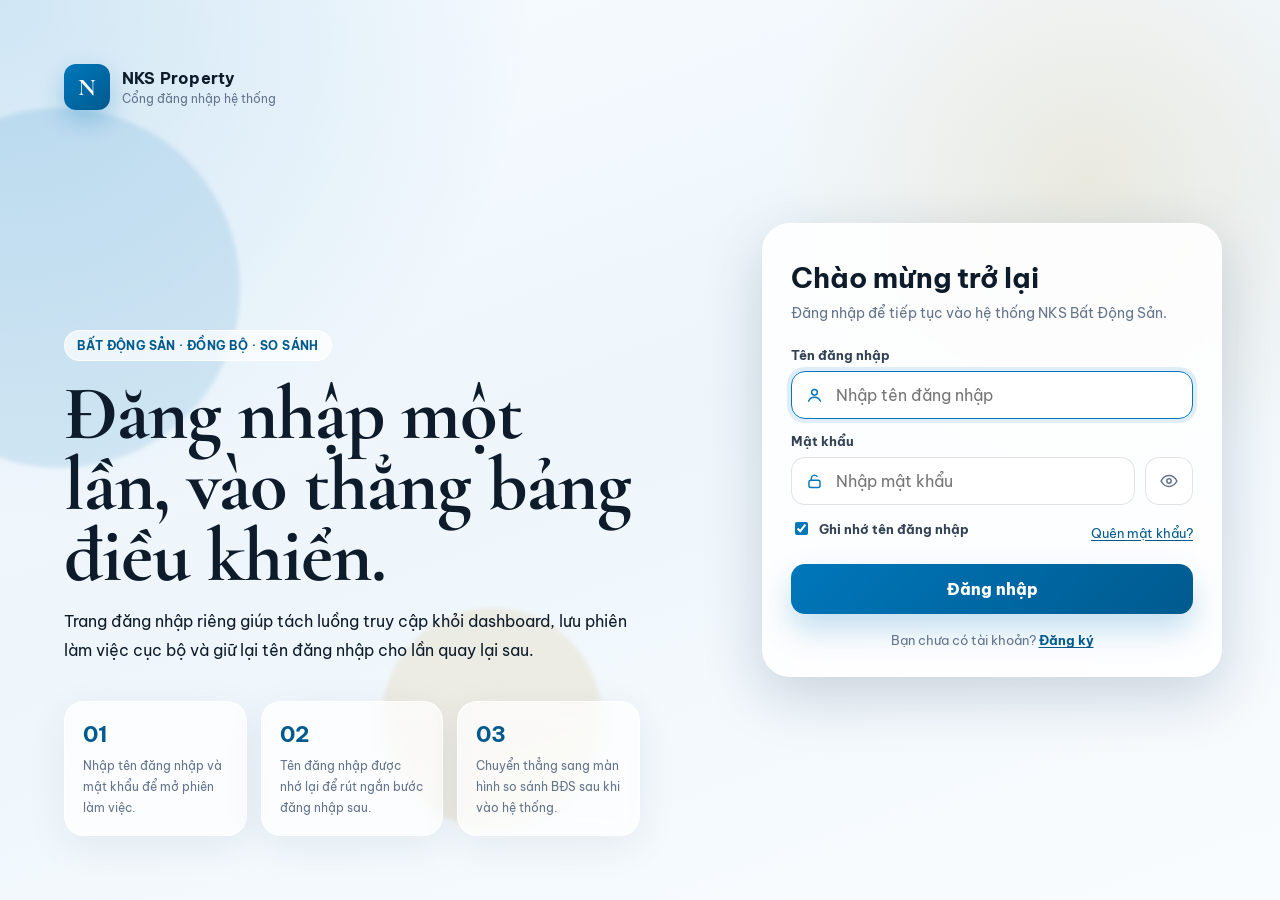
<file: index.html>
<!DOCTYPE html>
<html lang="vi">
<head>
    <meta charset="UTF-8">
    <meta name="viewport" content="width=device-width, initial-scale=1.0">
    <title>NKS — Hệ thống So Sánh Bất Động Sản</title>
    <link rel="preconnect" href="https://fonts.googleapis.com">
    <link href="https://fonts.googleapis.com/css2?family=Cormorant+Garamond:wght@400;600;700&family=DM+Sans:wght@300;400;500;600&display=swap" rel="stylesheet">
    <style>
        *, *::before, *::after { box-sizing: border-box; margin: 0; padding: 0; }

        :root {
            --blue:      #0077bb;
            --blue-dk:   #005a8e;
            --blue-lt:   #e8f4fd;
            --blue-mid:  #cce4f6;
            --gold:      #c9993a;
            --text:      #0d1b2a;
            --text-2:    #2d4157;
            --muted:     #6b8094;
            --border:    #dde6ee;
            --bg:        #f5f8fb;
            --white:     #ffffff;
            --shadow:    0 2px 12px rgba(0,119,187,.08);
            --shadow-lg: 0 12px 48px rgba(0,0,0,.10);
            --r:         12px;
        }

        html { scroll-behavior: smooth; }

        body {
            font-family: 'DM Sans', sans-serif;
            background: var(--bg);
            color: var(--text);
            min-height: 100vh;
        }

        /* ── HEADER ── */
        header {
            position: sticky; top: 0; z-index: 100;
            background: rgba(255,255,255,.92);
            backdrop-filter: blur(16px);
            border-bottom: 1px solid var(--border);
        }

        .header-inner {
            max-width: 1360px; margin: auto;
            padding: 0 clamp(16px,4vw,48px);
            height: 62px;
            display: flex; align-items: center; gap: 16px;
        }

        .logo { display: flex; align-items: center; gap: 12px; text-decoration: none; }
        .logo-mark {
            width: 36px; height: 36px; border-radius: 8px;
            background: var(--blue);
            display: flex; align-items: center; justify-content: center;
            font-family: 'Cormorant Garamond', serif;
            font-size: 18px; font-weight: 700; color: #fff; letter-spacing: -1px;
        }
        .logo-name { font-size: 15px; font-weight: 600; color: var(--text); }
        .logo-sub  { font-size: 11px; color: var(--muted); font-weight: 400; }

        .header-right { margin-left: auto; display: flex; align-items: center; gap: 10px; }

        .status-pill {
            display: flex; align-items: center; gap: 7px;
            padding: 5px 12px;
            background: var(--bg);
            border: 1px solid var(--border);
            border-radius: 999px;
            font-size: 12px; color: var(--muted); font-weight: 500;
        }
        .status-dot {
            width: 7px; height: 7px; border-radius: 50%;
            background: #22c55e;
            box-shadow: 0 0 0 3px rgba(34,197,94,.2);
            flex-shrink: 0;
        }
        .status-dot.loading { background: var(--gold); box-shadow: 0 0 0 3px rgba(201,153,58,.2); animation: pulse .9s infinite; }
        .status-dot.error   { background: #ef4444; box-shadow: 0 0 0 3px rgba(239,68,68,.2); animation: none; }
        @keyframes pulse { 0%,100%{transform:scale(1)} 50%{transform:scale(1.4)} }

        .btn {
            display: inline-flex; align-items: center; gap: 6px;
            padding: 8px 18px; border-radius: 8px;
            font-family: inherit; font-size: 13px; font-weight: 600;
            cursor: pointer; border: none; transition: all .18s;
            text-decoration: none; white-space: nowrap;
        }
        .btn-primary { background: var(--blue); color: #fff; }
        .btn-primary:hover { background: var(--blue-dk); transform: translateY(-1px); box-shadow: 0 4px 14px rgba(0,119,187,.3); }
        .btn-ghost { background: var(--white); color: var(--text-2); border: 1px solid var(--border); }
        .btn-ghost:hover { background: var(--bg); border-color: var(--blue); color: var(--blue); }
        .btn-compare { background: var(--blue); color: #fff; }
        .btn-compare:hover { background: var(--blue-dk); }
        .btn-danger { background: #fff; color: #b45309; border: 1px solid #fcd34d; }
        .btn-danger:hover { background: #fffbeb; border-color: #f59e0b; color: #92400e; }

        .compare-badge {
            background: var(--gold); color: #fff;
            border-radius: 999px; padding: 1px 7px;
            font-size: 11px; font-weight: 700;
        }

        /* ── MAIN ── */
        main {
            max-width: 1360px; margin: auto;
            padding: clamp(20px,4vw,48px) clamp(16px,4vw,48px);
        }

        /* ── TOOLBAR ── */
        .toolbar {
            display: flex; align-items: center; gap: 10px;
            flex-wrap: wrap; margin-bottom: 28px;
        }

        .search-wrap { position: relative; flex: 1; min-width: 200px; max-width: 360px; }
        .search-icon {
            position: absolute; left: 12px; top: 50%;
            transform: translateY(-50%);
            color: var(--muted); pointer-events: none;
            width: 15px; height: 15px;
        }
        .search-input {
            width: 100%; padding: 9px 12px 9px 36px;
            border: 1.5px solid var(--border); border-radius: 8px;
            font-size: 13px; font-family: inherit; color: var(--text);
            background: var(--white); outline: none; transition: all .18s;
        }
        .search-input:focus { border-color: var(--blue); box-shadow: 0 0 0 3px rgba(0,119,187,.10); }

        .filter-select {
            padding: 9px 12px; border: 1.5px solid var(--border); border-radius: 8px;
            font-size: 13px; font-family: inherit; color: var(--text-2);
            background: var(--white); cursor: pointer; outline: none; transition: all .18s;
            min-width: 140px;
        }
        .filter-select:focus { border-color: var(--blue); }

        .result-count { margin-left: auto; font-size: 13px; color: var(--muted); }
        .result-count strong { color: var(--blue); font-weight: 700; }

        /* ── COMPARE PANEL ── */
        .compare-panel {
            background: var(--white);
            border: 1.5px solid var(--border);
            border-radius: var(--r);
            overflow: hidden;
            margin-bottom: 28px;
            box-shadow: var(--shadow);
            display: none;
        }
        .compare-panel.visible { display: block; animation: slideDown .3s ease; }
        @keyframes slideDown { from{opacity:0;transform:translateY(-10px)} to{opacity:1;transform:translateY(0)} }

        .compare-panel-head {
            display: flex; justify-content: space-between; align-items: center;
            padding: 14px 20px; border-bottom: 2px solid var(--border);
        }
        .compare-panel-title {
            font-size: 15px; font-weight: 700; color: var(--text);
            display: flex; align-items: center; gap: 8px;
        }
        .compare-panel-title::before {
            content: ''; display: inline-block;
            width: 4px; height: 18px; border-radius: 2px;
            background: var(--blue);
        }
        .btn-close-compare {
            background: none; border: 1px solid var(--border);
            font-size: 12px; font-weight: 600; color: var(--muted);
            cursor: pointer; padding: 5px 12px; border-radius: 6px;
            font-family: inherit; transition: all .18s;
        }
        .btn-close-compare:hover { background: var(--bg); color: var(--text); }

        .compare-scroll { overflow-x: auto; }

        /* Product header row */
        .compare-product-header { display: grid; border-bottom: 2px solid var(--border); }
        .cph-label-cell {
            background: var(--bg); border-right: 2px solid var(--border);
            padding: 16px 14px; display: flex; align-items: center;
            font-size: 11px; font-weight: 700; color: var(--muted);
            text-transform: uppercase; letter-spacing: .5px; min-width: 120px;
        }
        .cph-product-cell {
            padding: 16px 14px; border-right: 1px solid var(--border);
            display: flex; flex-direction: column; align-items: center;
            gap: 8px; text-align: center; min-width: 160px;
        }
        .cph-product-cell:last-child { border-right: none; }
        .cph-img {
            width: 88px; height: 88px; object-fit: cover;
            border-radius: 8px; border: 1px solid var(--border);
            background: var(--blue-lt);
        }
        .cph-name { font-size: 13px; font-weight: 700; color: var(--text); line-height: 1.4; }
        .cph-price { font-size: 16px; font-weight: 700; color: var(--blue); font-family: 'Cormorant Garamond', serif; }
        .cph-id { font-size: 11px; color: var(--muted); }

        /* Specs rows */
        .compare-table { width: 100%; border-collapse: collapse; font-size: 13px; }
        .compare-table tbody td {
            padding: 11px 14px; border-bottom: 1px solid var(--border);
            border-right: 1px solid var(--border);
            color: var(--text-2); vertical-align: middle;
        }
        .compare-table tbody td:last-child { border-right: none; }
        .compare-table tbody tr:last-child td { border-bottom: none; }
        .compare-table tbody tr:nth-child(even) td { background: var(--bg); }
        .compare-table tbody tr:hover td { background: var(--blue-lt); }
        .compare-table .row-label {
            font-weight: 700; color: var(--muted);
            background: var(--bg) !important;
            border-right: 2px solid var(--border) !important;
            font-size: 11px; text-transform: uppercase; letter-spacing: .5px;
            min-width: 120px; white-space: nowrap;
        }
        .compare-table tbody tr:hover .row-label { background: var(--blue-lt) !important; }

        /* ── GRID ── */
        .properties-grid {
            display: grid;
            grid-template-columns: repeat(4, 1fr);
            gap: 22px;
        }
        @media (max-width: 1024px) { .properties-grid { grid-template-columns: repeat(3, 1fr); } }
        @media (max-width: 720px)  { .properties-grid { grid-template-columns: repeat(2, 1fr); } }
        @media (max-width: 480px)  { .properties-grid { grid-template-columns: 1fr; } }

        /* ── CARD ── */
        .card {
            background: var(--white);
            border: 1.5px solid var(--border);
            border-radius: var(--r);
            overflow: hidden;
            transition: transform .22s, box-shadow .22s, border-color .22s;
            animation: cardUp .4s ease both;
            display: flex; flex-direction: column;
        }
        .card:hover { transform: translateY(-4px); box-shadow: var(--shadow-lg); border-color: var(--blue-mid); }
        .card.selected { border-color: var(--blue); box-shadow: 0 0 0 3px rgba(0,119,187,.12); }

        @keyframes cardUp {
            from { opacity: 0; transform: translateY(16px); }
            to   { opacity: 1; transform: translateY(0); }
        }

        .card-img-wrap {
            position: relative; width: 100%; height: 170px;
            overflow: hidden; background: var(--blue-lt);
            flex-shrink: 0;
        }
        .card-img-wrap::after {
            content: '';
            position: absolute; inset: 0;
            background: linear-gradient(to top, rgba(0,0,0,.22) 0%, transparent 55%);
        }
        .card-img { width: 100%; height: 100%; object-fit: cover; transition: transform .45s; display: block; }
        .card:hover .card-img { transform: scale(1.06); }

        .card-selected-badge {
            position: absolute; top: 10px; right: 10px; z-index: 2;
            background: var(--blue); color: #fff;
            font-size: 11px; font-weight: 700;
            padding: 3px 10px; border-radius: 999px;
            box-shadow: 0 2px 8px rgba(0,119,187,.4);
        }
        .card-type-badge {
            position: absolute; bottom: 10px; left: 10px; z-index: 2;
            background: rgba(255,255,255,.90); color: var(--blue-dk);
            font-size: 11px; font-weight: 700;
            padding: 3px 9px; border-radius: 6px;
            backdrop-filter: blur(4px);
        }

        .card-body { padding: 15px 16px 16px; display: flex; flex-direction: column; flex: 1; }

        .card-title {
            font-size: 14px; font-weight: 600;
            color: var(--text); line-height: 1.45;
            line-clamp: 2;
            display: -webkit-box; -webkit-line-clamp: 2; -webkit-box-orient: vertical;
            overflow: hidden; min-height: 41px; margin-bottom: 7px;
        }

        .card-price {
            font-family: 'Cormorant Garamond', serif;
            font-size: 19px; font-weight: 700;
            color: var(--blue); margin-bottom: 10px;
        }

        .card-meta { display: flex; flex-wrap: wrap; gap: 5px; margin-bottom: 13px; flex: 1; }

        .tag {
            font-size: 11px; font-weight: 500;
            background: var(--blue-lt); color: var(--blue-dk);
            padding: 3px 9px; border-radius: 999px;
            border: 1px solid var(--blue-mid);
        }

        .btn-select {
            width: 100%; padding: 9px;
            border: 1.5px solid var(--border); border-radius: 8px;
            background: var(--bg); color: var(--muted);
            font-size: 13px; font-weight: 600;
            cursor: pointer; transition: all .18s; font-family: inherit;
        }
        .btn-select:hover { background: var(--blue-lt); color: var(--blue-dk); border-color: var(--blue); }
        .btn-select.active { background: var(--blue); color: #fff; border-color: var(--blue); }

        /* ── SKELETON ── */
        .skeleton { animation: shimmer 1.3s infinite; }
        @keyframes shimmer { 0%,100%{opacity:.4} 50%{opacity:.7} }
        .sk-img  { width:100%; height:170px; background:var(--border); }
        .sk-line { height:12px; background:var(--border); border-radius:4px; margin-bottom:8px; }
        .sk-line.w60 { width:60%; }
        .sk-line.w80 { width:80%; }
        .sk-btn  { height:34px; background:var(--border); border-radius:8px; margin-top:12px; }

        /* ── EMPTY ── */
        .state-empty {
            grid-column: 1/-1; text-align: center;
            padding: 60px 20px; color: var(--muted);
        }
        .state-empty .icon { font-size: 40px; margin-bottom: 14px; }

        /* ── FLOAT BAR ── */
        .float-bar {
            position: fixed; bottom: 24px; left: 50%;
            transform: translateX(-50%) translateY(100px);
            background: var(--white);
            border: 2px solid var(--blue);
            border-radius: 999px;
            padding: 11px 24px;
            display: flex; align-items: center; gap: 14px;
            box-shadow: 0 8px 40px rgba(0,119,187,.20);
            transition: transform .32s cubic-bezier(.34,1.56,.64,1);
            z-index: 9999; white-space: nowrap;
        }
        .float-bar.visible { transform: translateX(-50%) translateY(0); }

        .float-text { font-size: 13px; color: var(--muted); }
        .float-text strong { color: var(--blue); font-weight: 700; font-size: 15px; }

        .float-compare-btn {
            background: var(--blue); color: #fff;
            border: none; padding: 9px 20px; border-radius: 999px;
            font-size: 13px; font-weight: 700; cursor: pointer;
            font-family: inherit; transition: background .18s;
            box-shadow: 0 3px 12px rgba(0,119,187,.3);
        }
        .float-compare-btn:hover { background: var(--blue-dk); }

        .float-clear-btn {
            background: none; border: none; color: var(--muted);
            cursor: pointer; font-size: 13px; font-family: inherit;
            padding: 4px 8px; border-radius: 6px; transition: all .18s;
        }
        .float-clear-btn:hover { color: #ef4444; background: #fef2f2; }

        /* ── TOAST ── */
        #nks-toast {
            position: fixed; bottom: 88px; left: 50%;
            transform: translateX(-50%);
            background: var(--text); color: #fff;
            padding: 10px 20px; border-radius: 999px;
            font-size: 13px; z-index: 9999;
            opacity: 0; transition: opacity .25s; pointer-events: none;
            white-space: nowrap;
        }
        #nks-toast.show { opacity: 1; }

        /* ── PAGINATION ── */
        .pagination {
            display: flex; align-items: center; justify-content: center;
            gap: 6px; margin-top: 36px; flex-wrap: wrap;
        }
        .page-btn {
            min-width: 36px; height: 36px; padding: 0 10px;
            border: 1.5px solid var(--border); border-radius: 8px;
            background: var(--white); color: var(--text-2);
            font-size: 13px; font-weight: 600; font-family: inherit;
            cursor: pointer; transition: all .18s;
            display: inline-flex; align-items: center; justify-content: center;
        }
        .page-btn:hover:not(:disabled) { border-color: var(--blue); color: var(--blue); background: var(--blue-lt); }
        .page-btn.active { background: var(--blue); color: #fff; border-color: var(--blue); }
        .page-btn:disabled { opacity: .35; cursor: default; }
        .page-info { font-size: 13px; color: var(--muted); padding: 0 8px; }

        /* ── RESPONSIVE ── */
        @media (max-width: 600px) {
            .toolbar { gap: 8px; }
            .search-wrap { max-width: 100%; }
            .filter-select { min-width: 110px; }
            .float-bar { border-radius: 16px; padding: 12px 16px; gap: 10px; flex-wrap: wrap; justify-content: center; width: calc(100% - 24px); bottom: 12px; }
        }
    </style>
</head>
<body>

<!-- HEADER -->
<header>
    <div class="header-inner">
        <a class="logo" href="#">
            <div class="logo-mark">N</div>
            <div>
                <div class="logo-name">NKS Property</div>
                <div class="logo-sub">Hệ thống Đối Chiếu Bất Động Sản</div>
            </div>
        </a>
        <div class="header-right">
            <div class="status-pill">
                <div class="status-dot loading" id="statusDot"></div>
                <span id="statusText">Đang tải...</span>
            </div>
            <button class="btn btn-ghost" onclick="fetchProperties()" id="syncBtn">
                <svg width="13" height="13" viewBox="0 0 24 24" fill="none" stroke="currentColor" stroke-width="2.5"><path d="M3 12a9 9 0 1 0 9-9 9.75 9.75 0 0 0-6.74 2.74L3 8"/><path d="M3 3v5h5"/></svg>
                Đồng bộ
            </button>
            <!-- User pill → account page -->
            <a class="btn btn-ghost user-pill" href="account.html" id="userPill" title="Quản lý tài khoản" style="gap:8px;padding:6px 14px 6px 8px;text-decoration:none">
                <span class="user-avatar-wrap" id="userAvatarWrap">
                    <img id="userAvatarImg" src="" alt="" style="display:none;width:26px;height:26px;border-radius:50%;object-fit:cover;border:2px solid var(--border)">
                    <span id="userAvatarInitial" style="width:26px;height:26px;border-radius:50%;background:var(--blue);color:#fff;font-size:12px;font-weight:700;display:grid;place-items:center;flex-shrink:0">?</span>
                </span>
                <span id="userDisplayName" style="font-size:13px;font-weight:600;color:var(--text-2);max-width:120px;overflow:hidden;text-overflow:ellipsis;white-space:nowrap">Tài khoản</span>
            </a>
            <button class="btn btn-danger" onclick="logout()" id="logoutBtn">
                Đăng xuất
            </button>
            <button class="btn btn-compare" id="compareBtn" style="display:none" onclick="scrollToCompare()">
                📊 So sánh <span class="compare-badge" id="compareCount">0</span>
            </button>
        </div>
    </div>
</header>

<main>
    <!-- COMPARE PANEL -->
    <div class="compare-panel" id="comparePanel">
        <div class="compare-panel-head">
            <div class="compare-panel-title">So sánh Bất Động Sản</div>
            <button class="btn-close-compare" onclick="closeCompare()">✕ Đóng</button>
        </div>
        <div class="compare-scroll">
            <div class="compare-product-header" id="compareProductHeader"></div>
            <table class="compare-table">
                <tbody id="compareBody"></tbody>
            </table>
        </div>
    </div>

    <!-- TOOLBAR -->
    <div class="toolbar">
        <div class="search-wrap">
            <svg class="search-icon" viewBox="0 0 24 24" fill="none" stroke="currentColor" stroke-width="2.5"><circle cx="11" cy="11" r="8"/><path d="m21 21-4.35-4.35"/></svg>
            <input type="text" id="searchInput" class="search-input"
                   placeholder="Tìm kiếm BĐS, địa chỉ..." oninput="applyFilter()">
        </div>
        <select id="filterType" class="filter-select" onchange="applyFilter()">
            <option value="">Tất cả loại</option>
        </select>
        <select id="sortBy" class="filter-select" onchange="applyFilter()">
            <option value="">Sắp xếp</option>
            <option value="price-asc">Giá tăng dần</option>
            <option value="price-desc">Giá giảm dần</option>
            <option value="area-asc">Diện tích tăng</option>
            <option value="area-desc">Diện tích giảm</option>
        </select>
        <span class="result-count" id="resultCount"></span>
    </div>

    <!-- GRID -->
    <div class="properties-grid" id="propertiesGrid"></div>

    <!-- PAGINATION -->
    <div class="pagination" id="pagination"></div>
</main>

<!-- FLOAT BAR -->
<div class="float-bar" id="floatBar">
    <span class="float-text">Đã chọn <strong id="floatCount">0</strong>/4 BĐS</span>
    <button class="float-compare-btn" onclick="scrollToCompare()">📊 So sánh ngay</button>
    <button class="float-clear-btn" onclick="clearSelection()">✕ Xóa</button>
</div>

<div id="nks-toast"></div>

<script>
    const AUTH_KEY = 'nks-auth-session';
    const USER_KEY  = 'nks-login-username';

    let allData   = [];
    let filtered  = [];
    let selected  = [];
    let currentPage = 1;
    const PAGE_SIZE = 12;

    const PROXY  = '/api/proxy';
    const NO_IMG = 'https://placehold.co/400x260/e8f4fd/0077bb?text=NKS+BDS';

    // ── Helpers ──────────────────────────────────────────────

    function imgUrl(url) {
        if (!url) return NO_IMG;
        return '/api/proxy?img=' + encodeURIComponent(url);
    }

    function setStatus(state, msg) {
        const dot  = document.getElementById('statusDot');
        const text = document.getElementById('statusText');
        dot.className  = 'status-dot ' + (state === 'loading' ? 'loading' : state === 'error' ? 'error' : '');
        text.textContent = msg;
    }

    function showToast(msg) {
        const t = document.getElementById('nks-toast');
        t.textContent = msg;
        t.classList.add('show');
        clearTimeout(t._t);
        t._t = setTimeout(() => t.classList.remove('show'), 2500);
    }

    function getAuthSession() {
        try {
            const raw = sessionStorage.getItem(AUTH_KEY);
            return raw ? JSON.parse(raw) : null;
        } catch {
            return null;
        }
    }

    function isAuthenticated() {
        const session = getAuthSession();
        return !!(session && (session.access_token || session.username));
    }

    function requireAuth() {
        if (isAuthenticated()) return true;
        window.location.replace('login.html');
        return false;
    }

    function logout() {
        sessionStorage.removeItem(AUTH_KEY);
        window.location.replace('login.html');
    }

    function updateCompareUI() {
        const n   = selected.length;
        const btn = document.getElementById('compareBtn');
        document.getElementById('compareCount').textContent = n;
        document.getElementById('floatCount').textContent   = n;
        btn.style.display = n > 0 ? 'inline-flex' : 'none';
        document.getElementById('floatBar').classList.toggle('visible', n > 0);
    }

    // ── Fetch ────────────────────────────────────────────────

    async function fetchProperties() {
        if (!requireAuth()) return;
        setStatus('loading', 'Đang đồng bộ...');
        document.getElementById('syncBtn').disabled = true;
        renderSkeleton();

        try {
            // FIX: dùng GET thay vì POST — đúng với REST API
            const res = await fetch(PROXY);
            if (!res.ok) throw new Error('HTTP ' + res.status);
            const json = await res.json();

            // Kiểm tra nếu proxy trả về lỗi dạng object
            if (json && json.error) throw new Error(json.error);

            // Chuẩn hóa cấu trúc
            let items = [];
            if (Array.isArray(json) && json.length)  items = json;
            else if (Array.isArray(json.data))        items = json.data;
            else if (Array.isArray(json.items))       items = json.items;
            else if (Array.isArray(json.List))        items = json.List;

            // Map field featureimg → featuring
            allData = items.map(i => ({
                ...i,
                featuring: i.featureimg || i.featuring || i.image || null
            }));

            // Build loại filter
            const types = [...new Set(allData.map(i => i.rstype).filter(Boolean))].sort();
            const sel   = document.getElementById('filterType');
            sel.innerHTML = '<option value="">Tất cả loại</option>'
                + types.map(t => `<option value="${t}">${t}</option>`).join('');

            setStatus('ok', `${allData.length} bất động sản`);
            applyFilter(); // applyFilter đã gọi renderPagination bên trong
        } catch (err) {
            setStatus('error', 'Lỗi kết nối');
            document.getElementById('propertiesGrid').innerHTML =
                `<div class="state-empty">
                    <div class="icon">⚠️</div>
                    <p style="color:#ef4444;font-weight:600">${err.message}</p>
                    <p style="margin-top:8px;font-size:13px">Kiểm tra endpoint <code>/api/proxy</code></p>
                </div>`;
        } finally {
            document.getElementById('syncBtn').disabled = false;
        }
    }

    // ── Filter & Sort ────────────────────────────────────────

    function applyFilter() {
        const q    = document.getElementById('searchInput').value.toLowerCase().trim();
        const type = document.getElementById('filterType').value;
        const sort = document.getElementById('sortBy').value;

        filtered = allData.filter(item => {
            const matchQ = !q || (item.title||'').toLowerCase().includes(q) || (item.address||'').toLowerCase().includes(q);
            const matchT = !type || item.rstype === type;
            return matchQ && matchT;
        });

        if (sort === 'price-asc')  filtered.sort((a,b) => (a.price||0) - (b.price||0));
        if (sort === 'price-desc') filtered.sort((a,b) => (b.price||0) - (a.price||0));
        if (sort === 'area-asc')   filtered.sort((a,b) => (a.total_area||0) - (b.total_area||0));
        if (sort === 'area-desc')  filtered.sort((a,b) => (b.total_area||0) - (a.total_area||0));

        currentPage = 1; // Reset về trang 1 khi filter thay đổi

        document.getElementById('resultCount').innerHTML =
            `Hiển thị <strong>${filtered.length}</strong> / ${allData.length} tin`;

        renderCards();
        renderPagination();
    }

    // ── Render ───────────────────────────────────────────────

    function renderSkeleton() {
        document.getElementById('propertiesGrid').innerHTML = Array(8).fill(0).map(() => `
            <div class="card skeleton">
                <div class="sk-img"></div>
                <div style="padding:15px 16px">
                    <div class="sk-line w80"></div>
                    <div class="sk-line w60"></div>
                    <div class="sk-btn"></div>
                </div>
            </div>`).join('');
    }

    function renderCards() {
        const grid = document.getElementById('propertiesGrid');

        if (!filtered.length) {
            grid.innerHTML = `<div class="state-empty"><div class="icon">🔍</div><p>Không tìm thấy kết quả phù hợp.</p></div>`;
            document.getElementById('pagination').innerHTML = '';
            return;
        }

        // Cắt data theo trang
        const start = (currentPage - 1) * PAGE_SIZE;
        const pageItems = filtered.slice(start, start + PAGE_SIZE);

        grid.innerHTML = pageItems.map((item, i) => {
            const on    = selected.includes(String(item.id));
            const img   = imgUrl(item.featuring);
            const price = item.formatedPrice || item.price_label || 'Liên hệ';
            const area  = item.total_area ? item.total_area + ' m²' : null;

            return `<div class="card${on?' selected':''}" style="animation-delay:${Math.min(i,15)*35}ms">
                <div class="card-img-wrap">
                    <img class="card-img" src="${img}" alt="${item.title||''}" loading="lazy"
                         onerror="this.onerror=null;this.src='${NO_IMG}'">
                    ${on ? '<span class="card-selected-badge">✓ Đã chọn</span>' : ''}
                    ${item.rstype ? `<span class="card-type-badge">${item.rstype}</span>` : ''}
                </div>
                <div class="card-body">
                    <div class="card-title">${item.title || 'Không có tiêu đề'}</div>
                    <div class="card-price">${price}</div>
                    <div class="card-meta">
                        ${area ? `<span class="tag">📐 ${area}</span>` : ''}
                        ${item.bed  ? `<span class="tag">🛏 ${item.bed} PN</span>` : ''}
                        ${item.bath ? `<span class="tag">🚿 ${item.bath} PT</span>` : ''}
                        ${item.direction ? `<span class="tag">🧭 ${item.direction}</span>` : ''}
                    </div>
                    <button class="btn-select${on?' active':''}" onclick="toggleSelect('${item.id}')">
                        ${on ? '✓ Bỏ chọn' : '+ So sánh'}
                    </button>
                </div>
            </div>`;
        }).join('');

        // Scroll lên đầu grid khi chuyển trang
        grid.scrollIntoView({ behavior: 'smooth', block: 'start' });
    }

    function renderPagination() {
        const total = Math.ceil(filtered.length / PAGE_SIZE);
        const pag   = document.getElementById('pagination');

        if (total <= 1) { pag.innerHTML = ''; return; }

        // Tạo dãy số trang với dấu "..."
        function getPages(cur, tot) {
            if (tot <= 7) return Array.from({length: tot}, (_, i) => i + 1);
            const pages = [];
            pages.push(1);
            if (cur > 3) pages.push('...');
            for (let i = Math.max(2, cur-1); i <= Math.min(tot-1, cur+1); i++) pages.push(i);
            if (cur < tot - 2) pages.push('...');
            pages.push(tot);
            return pages;
        }

        const pages = getPages(currentPage, total);

        pag.innerHTML = `
            <button class="page-btn" onclick="goPage(${currentPage-1})" ${currentPage===1?'disabled':''}>‹ Trước</button>
            ${pages.map(p => p === '...'
                ? `<span class="page-info">…</span>`
                : `<button class="page-btn${p===currentPage?' active':''}" onclick="goPage(${p})">${p}</button>`
            ).join('')}
            <button class="page-btn" onclick="goPage(${currentPage+1})" ${currentPage===total?'disabled':''}>Sau ›</button>
        `;
    }

    function goPage(page) {
        const total = Math.ceil(filtered.length / PAGE_SIZE);
        if (page < 1 || page > total) return;
        currentPage = page;
        renderCards();
        renderPagination();
    }

    // ── Select ───────────────────────────────────────────────

    function toggleSelect(id) {
        id = String(id);
        const idx = selected.indexOf(id);
        if (idx > -1) {
            selected.splice(idx, 1);
        } else {
            if (selected.length >= 4) { showToast('Chỉ chọn tối đa 4 BĐS để so sánh!'); return; }
            selected.push(id);
        }
        updateCompareUI();
        renderCards();
        renderPagination();
    }

    function clearSelection() {
        selected = [];
        closeCompare();
        updateCompareUI();
        renderCards();
        renderPagination();
    }

    // ── Compare ──────────────────────────────────────────────

    function scrollToCompare() {
        buildCompareTable();
        const panel = document.getElementById('comparePanel');
        panel.classList.add('visible');
        panel.scrollIntoView({ behavior: 'smooth', block: 'start' });
    }

    function closeCompare() {
        document.getElementById('comparePanel').classList.remove('visible');
    }

    function buildCompareTable() {
        const items  = allData.filter(d => selected.includes(String(d.id)));
        const cols   = items.length;

        // ── Product header: label cell + 1 cell per product ──
        const headerStyle = `grid-template-columns: 120px repeat(${cols}, 1fr)`;
        document.getElementById('compareProductHeader').style = headerStyle;
        document.getElementById('compareProductHeader').innerHTML =
            `<div class="cph-label-cell">Sản phẩm</div>`
            + items.map(i => {
                const img   = imgUrl(i.featuring);
                const price = i.formatedPrice || i.price_label || 'Liên hệ';
                return `<div class="cph-product-cell">
                    <img class="cph-img" src="${img}" alt="${i.title||''}"
                         onerror="this.onerror=null;this.src='${NO_IMG}'">
                    <div class="cph-name">${i.title||'—'}</div>
                    <div class="cph-price">${price}</div>
                    <div class="cph-id">#${i.id}</div>
                </div>`;
            }).join('');

        // ── Specs rows ──
        const fields = [
            { l: 'Diện tích',  k: 'total_area',   fmt: v => v ? v + ' m²' : '—' },
            { l: 'Loại BĐS',   k: 'rstype' },
            { l: 'Phòng ngủ',  k: 'bed' },
            { l: 'Phòng tắm',  k: 'bath' },
            { l: 'Hướng',      k: 'direction' },
            { l: 'Địa chỉ',    k: 'address' },
            { l: 'Điện thoại', k: 'phone' },
        ];

        document.getElementById('compareBody').innerHTML =
            fields.map(f => `<tr>
                <td class="row-label">${f.l}</td>
                ${items.map(i => {
                    const val = i[f.k];
                    const display = f.fmt ? f.fmt(val) : (val || '—');
                    return `<td>${display}</td>`;
                }).join('')}
            </tr>`).join('');
    }

    // ── Init ─────────────────────────────────────────────────
    function renderUserPill() {
        const s = getAuthSession();
        if (!s) return;
        const name = s.name || s.username || 'Tài khoản';
        document.getElementById('userDisplayName').textContent = name;
        if (s.avatar) {
            const img = document.getElementById('userAvatarImg');
            img.src = s.avatar;
            img.style.display = 'block';
            document.getElementById('userAvatarInitial').style.display = 'none';
        } else {
            document.getElementById('userAvatarInitial').textContent = name.charAt(0).toUpperCase();
        }
    }

    if (requireAuth()) {
        renderUserPill();
        fetchProperties();
    }
</script>
</body>
</html>
</file>
